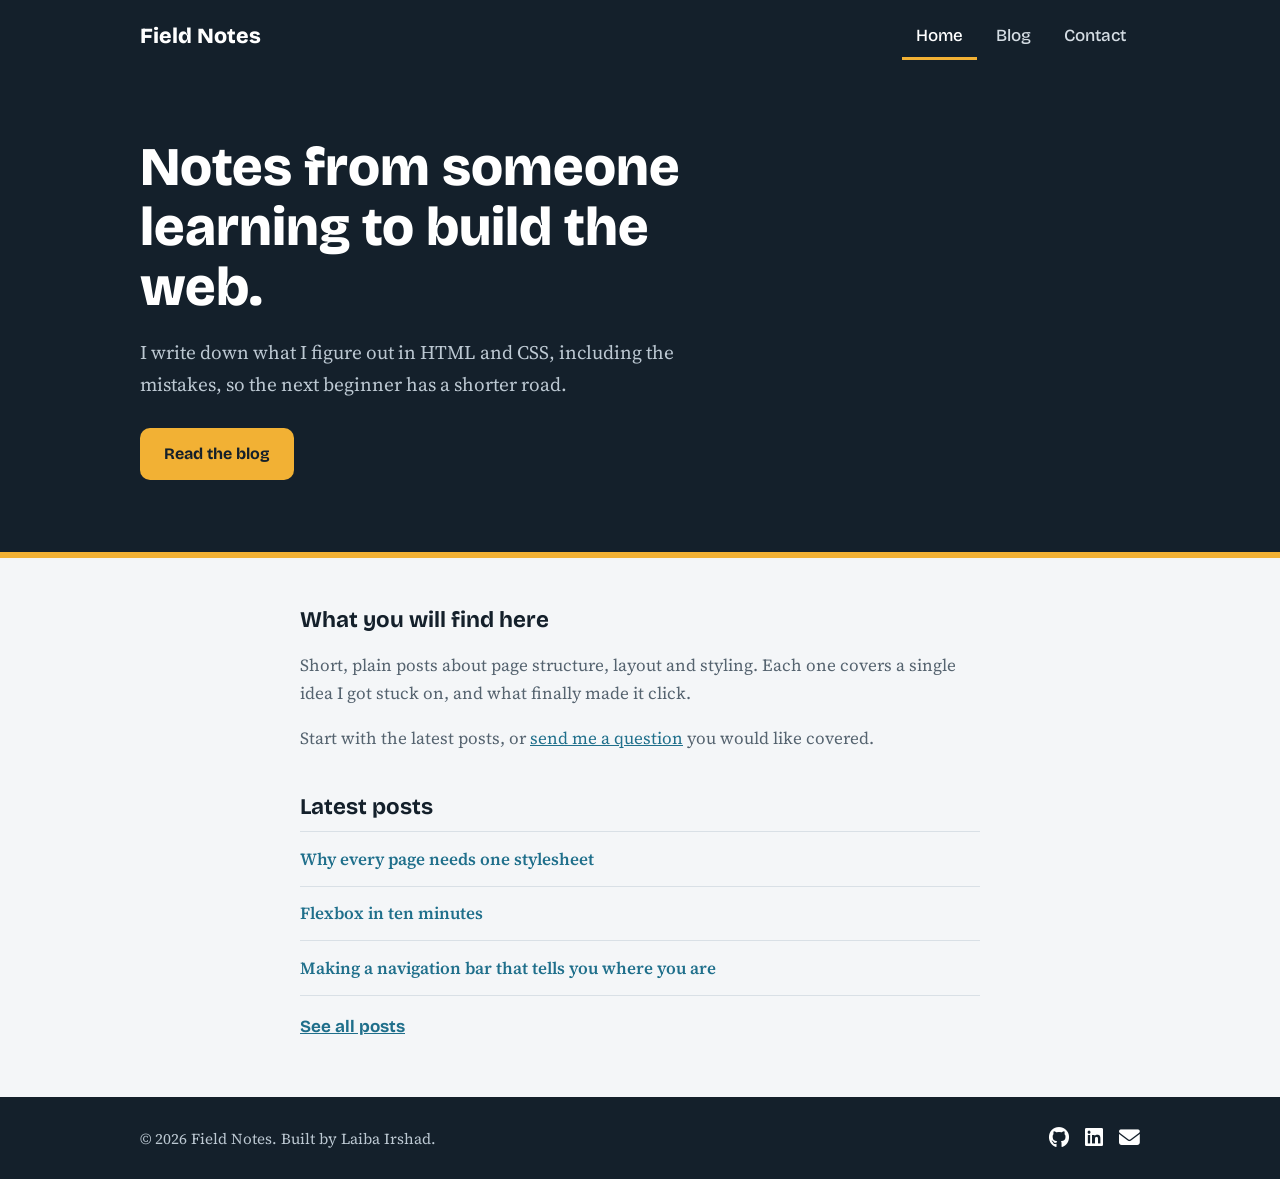
<file: index.html>
<!DOCTYPE html>
<html lang="en">
<head>
  <meta charset="UTF-8">
  <meta name="viewport" content="width=device-width, initial-scale=1">
  <title>Home | Field Notes</title>
  <meta name="description" content="Field Notes: a beginner's blog about learning web development.">
  <link rel="preconnect" href="https://fonts.googleapis.com">
  <link rel="preconnect" href="https://fonts.gstatic.com" crossorigin>
  <link href="https://fonts.googleapis.com/css2?family=Bricolage+Grotesque:wght@500;700;800&family=Source+Serif+4:wght@400;600&display=swap" rel="stylesheet">
  <link rel="stylesheet" href="https://cdnjs.cloudflare.com/ajax/libs/font-awesome/6.5.1/css/all.min.css">
  <link rel="stylesheet" href="css/style.css">
</head>
<body>
  <header class="site-header">
    <div class="container header-inner">
      <a class="logo" href="index.html">Field Notes</a>
      <nav aria-label="Main navigation">
        <ul class="nav-list">
          <li><a href="index.html" class="active" aria-current="page">Home</a></li>
          <li><a href="blog.html">Blog</a></li>
          <li><a href="contact.html">Contact</a></li>
        </ul>
      </nav>
    </div>
  </header>

  <main>
    <section class="hero">
      <div class="container">
        <h1>Notes from someone learning to build the web.</h1>
        <p class="lead">I write down what I figure out in HTML and CSS, including the mistakes, so the next beginner has a shorter road.</p>
        <a class="btn" href="blog.html">Read the blog</a>
      </div>
    </section>

    <section class="container intro">
      <h2>What you will find here</h2>
      <p>Short, plain posts about page structure, layout and styling. Each one covers a single idea I got stuck on, and what finally made it click.</p>
      <p>Start with the latest posts, or <a href="contact.html">send me a question</a> you would like covered.</p>
    </section>

    <section class="container latest">
      <h2>Latest posts</h2>
      <ul class="mini-list">
        <li><a href="blog.html">Why every page needs one stylesheet</a></li>
        <li><a href="blog.html">Flexbox in ten minutes</a></li>
        <li><a href="blog.html">Making a navigation bar that tells you where you are</a></li>
      </ul>
      <a class="text-link" href="blog.html">See all posts</a>
    </section>
  </main>
  <footer class="site-footer">
    <div class="container footer-inner">
      <p>&copy; 2026 Field Notes. Built by Laiba Irshad.</p>
      <ul class="social">
        <li><a href="https://github.com/" aria-label="GitHub"><i class="fa-brands fa-github"></i></a></li>
        <li><a href="https://www.linkedin.com/" aria-label="LinkedIn"><i class="fa-brands fa-linkedin"></i></a></li>
        <li><a href="mailto:you@example.com" aria-label="Email"><i class="fa-solid fa-envelope"></i></a></li>
      </ul>
    </div>
  </footer>
</body>
</html>
</file>
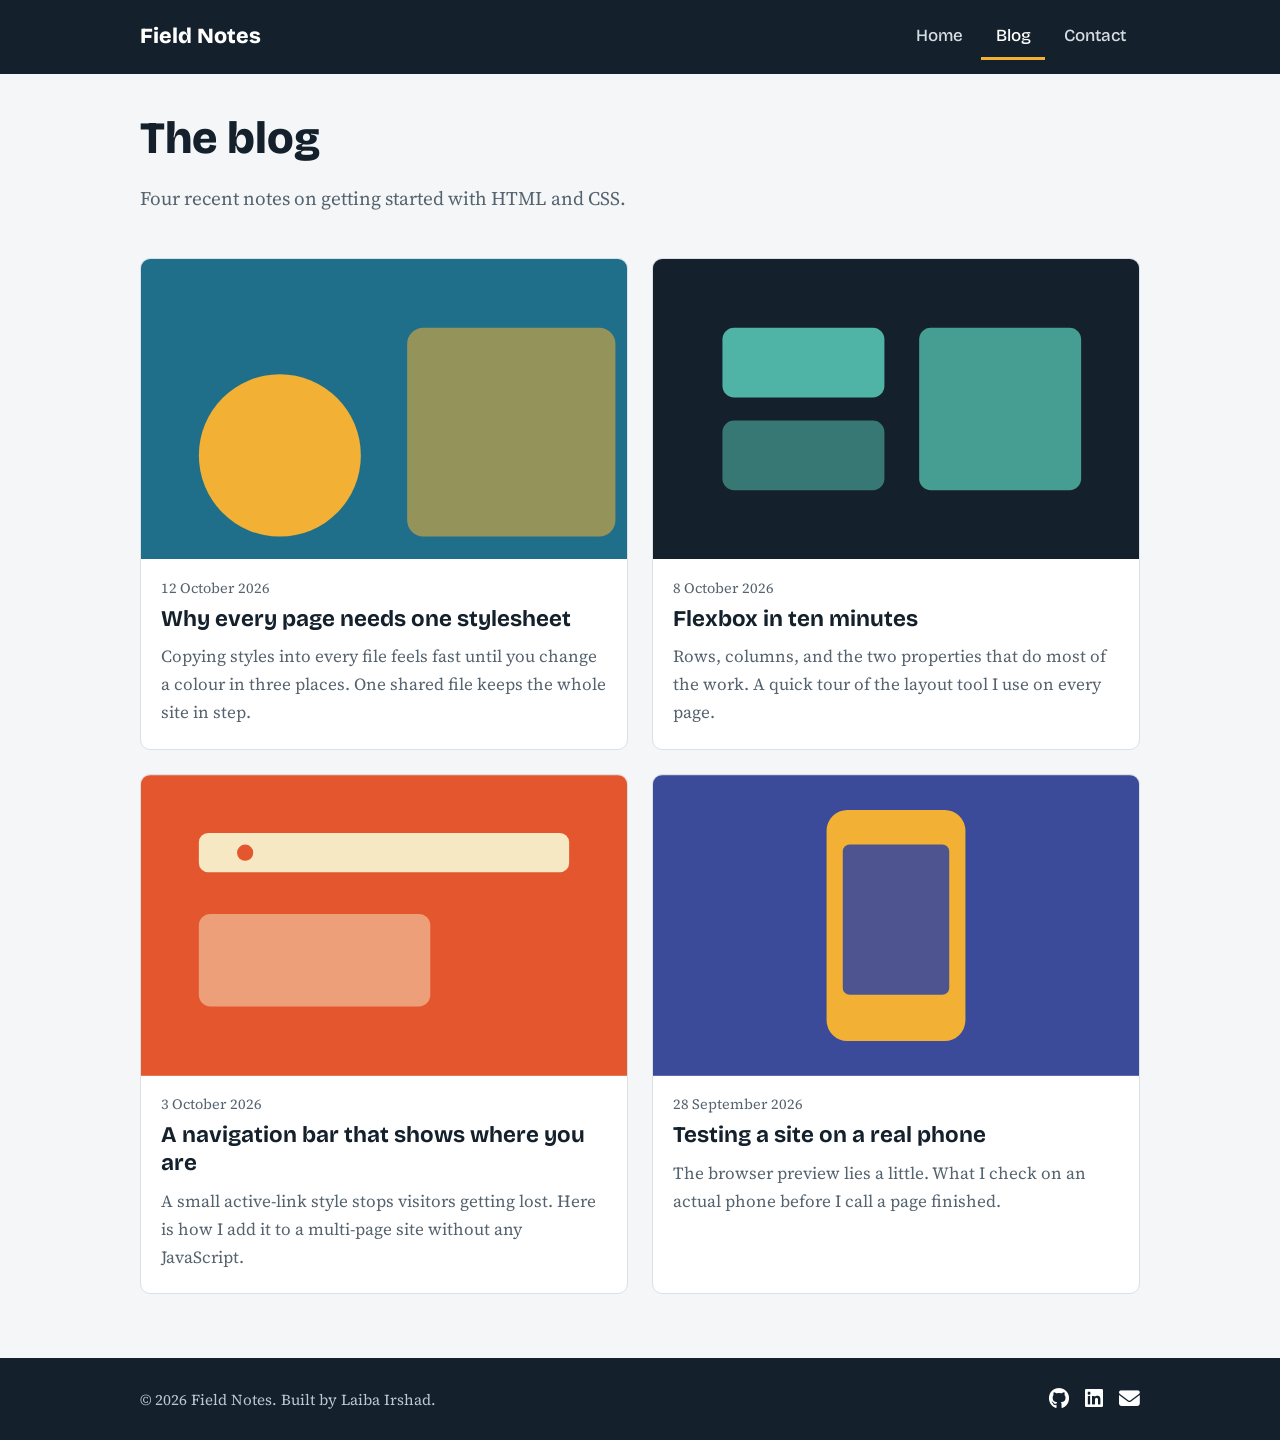
<file: blog.html>
<!DOCTYPE html>
<html lang="en">
<head>
  <meta charset="UTF-8">
  <meta name="viewport" content="width=device-width, initial-scale=1">
  <title>Blog | Field Notes</title>
  <meta name="description" content="Field Notes: a beginner's blog about learning web development.">
  <link rel="preconnect" href="https://fonts.googleapis.com">
  <link rel="preconnect" href="https://fonts.gstatic.com" crossorigin>
  <link href="https://fonts.googleapis.com/css2?family=Bricolage+Grotesque:wght@500;700;800&family=Source+Serif+4:wght@400;600&display=swap" rel="stylesheet">
  <link rel="stylesheet" href="https://cdnjs.cloudflare.com/ajax/libs/font-awesome/6.5.1/css/all.min.css">
  <link rel="stylesheet" href="css/style.css">
</head>
<body>
  <header class="site-header">
    <div class="container header-inner">
      <a class="logo" href="index.html">Field Notes</a>
      <nav aria-label="Main navigation">
        <ul class="nav-list">
          <li><a href="index.html">Home</a></li>
          <li><a href="blog.html" class="active" aria-current="page">Blog</a></li>
          <li><a href="contact.html">Contact</a></li>
        </ul>
      </nav>
    </div>
  </header>

  <main class="container">
    <h1 class="page-title">The blog</h1>
    <p class="lead">Four recent notes on getting started with HTML and CSS.</p>
    <div class="grid">
        <article class="card">
          <img src="images/post-1.svg" alt="Illustration for the post Why every page needs one stylesheet" loading="lazy">
          <div class="card-body">
            <time datetime="12 October 2026">12 October 2026</time>
            <h2>Why every page needs one stylesheet</h2>
            <p>Copying styles into every file feels fast until you change a colour in three places. One shared file keeps the whole site in step.</p>
          </div>
        </article>
        <article class="card">
          <img src="images/post-2.svg" alt="Illustration for the post Flexbox in ten minutes" loading="lazy">
          <div class="card-body">
            <time datetime="8 October 2026">8 October 2026</time>
            <h2>Flexbox in ten minutes</h2>
            <p>Rows, columns, and the two properties that do most of the work. A quick tour of the layout tool I use on every page.</p>
          </div>
        </article>
        <article class="card">
          <img src="images/post-3.svg" alt="Illustration for the post A navigation bar that shows where you are" loading="lazy">
          <div class="card-body">
            <time datetime="3 October 2026">3 October 2026</time>
            <h2>A navigation bar that shows where you are</h2>
            <p>A small active-link style stops visitors getting lost. Here is how I add it to a multi-page site without any JavaScript.</p>
          </div>
        </article>
        <article class="card">
          <img src="images/post-4.svg" alt="Illustration for the post Testing a site on a real phone" loading="lazy">
          <div class="card-body">
            <time datetime="28 September 2026">28 September 2026</time>
            <h2>Testing a site on a real phone</h2>
            <p>The browser preview lies a little. What I check on an actual phone before I call a page finished.</p>
          </div>
        </article>
    </div>
  </main>
  <footer class="site-footer">
    <div class="container footer-inner">
      <p>&copy; 2026 Field Notes. Built by Laiba Irshad.</p>
      <ul class="social">
        <li><a href="https://github.com/" aria-label="GitHub"><i class="fa-brands fa-github"></i></a></li>
        <li><a href="https://www.linkedin.com/" aria-label="LinkedIn"><i class="fa-brands fa-linkedin"></i></a></li>
        <li><a href="mailto:you@example.com" aria-label="Email"><i class="fa-solid fa-envelope"></i></a></li>
      </ul>
    </div>
  </footer>
</body>
</html>
</file>
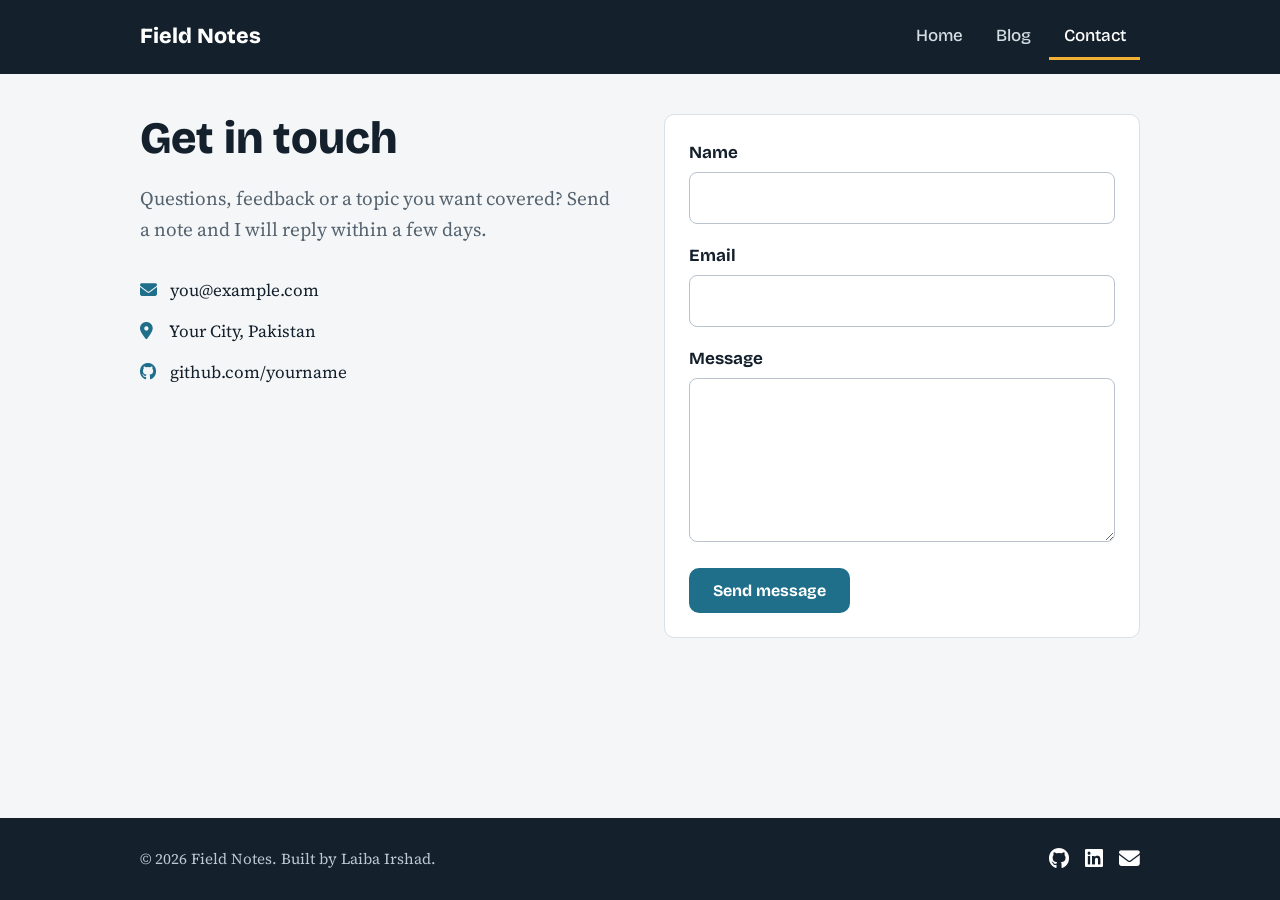
<file: contact.html>
<!DOCTYPE html>
<html lang="en">
<head>
  <meta charset="UTF-8">
  <meta name="viewport" content="width=device-width, initial-scale=1">
  <title>Contact | Field Notes</title>
  <meta name="description" content="Field Notes: a beginner's blog about learning web development.">
  <link rel="preconnect" href="https://fonts.googleapis.com">
  <link rel="preconnect" href="https://fonts.gstatic.com" crossorigin>
  <link href="https://fonts.googleapis.com/css2?family=Bricolage+Grotesque:wght@500;700;800&family=Source+Serif+4:wght@400;600&display=swap" rel="stylesheet">
  <link rel="stylesheet" href="https://cdnjs.cloudflare.com/ajax/libs/font-awesome/6.5.1/css/all.min.css">
  <link rel="stylesheet" href="css/style.css">
</head>
<body>
  <header class="site-header">
    <div class="container header-inner">
      <a class="logo" href="index.html">Field Notes</a>
      <nav aria-label="Main navigation">
        <ul class="nav-list">
          <li><a href="index.html">Home</a></li>
          <li><a href="blog.html">Blog</a></li>
          <li><a href="contact.html" class="active" aria-current="page">Contact</a></li>
        </ul>
      </nav>
    </div>
  </header>

  <main class="container contact">
    <div>
      <h1 class="page-title">Get in touch</h1>
      <p class="lead">Questions, feedback or a topic you want covered? Send a note and I will reply within a few days.</p>
      <ul class="details">
        <li><i class="fa-solid fa-envelope"></i> you@example.com</li>
        <li><i class="fa-solid fa-location-dot"></i> Your City, Pakistan</li>
        <li><i class="fa-brands fa-github"></i> github.com/yourname</li>
      </ul>
    </div>

    <form class="form" action="#" method="post">
      <label for="name">Name</label>
      <input type="text" id="name" name="name" autocomplete="name" required>

      <label for="email">Email</label>
      <input type="email" id="email" name="email" autocomplete="email" required>

      <label for="message">Message</label>
      <textarea id="message" name="message" rows="5" required></textarea>

      <button class="btn" type="submit">Send message</button>
    </form>
  </main>
  <footer class="site-footer">
    <div class="container footer-inner">
      <p>&copy; 2026 Field Notes. Built by Laiba Irshad.</p>
      <ul class="social">
        <li><a href="https://github.com/" aria-label="GitHub"><i class="fa-brands fa-github"></i></a></li>
        <li><a href="https://www.linkedin.com/" aria-label="LinkedIn"><i class="fa-brands fa-linkedin"></i></a></li>
        <li><a href="mailto:you@example.com" aria-label="Email"><i class="fa-solid fa-envelope"></i></a></li>
      </ul>
    </div>
  </footer>
</body>
</html>
</file>
<file: css/style.css>
/* One shared stylesheet for all pages */
:root {
  --bg: #F4F6F8;
  --surface: #FFFFFF;
  --ink: #14202B;
  --muted: #55636F;
  --accent: #1F6F8B;
  --accent-dark: #155670;
  --sun: #F2B134;
  --line: #D9E0E6;
  --radius: 10px;
}
*, *::before, *::after { box-sizing: border-box; }
html { scroll-behavior: smooth; }
body {
  margin: 0;
  min-height: 100vh;
  display: flex;
  flex-direction: column;
  background: var(--bg);
  color: var(--ink);
  font-family: "Source Serif 4", Georgia, serif;
  font-size: 1.0625rem;
  line-height: 1.65;
}
main { flex: 1; }
img { max-width: 100%; display: block; }
a { color: var(--accent); }
a:hover { color: var(--accent-dark); }
a:focus-visible, button:focus-visible, input:focus-visible, textarea:focus-visible {
  outline: 3px solid var(--sun);
  outline-offset: 2px;
}
h1, h2, h3, .logo, .btn, label, .nav-list a, .text-link {
  font-family: "Bricolage Grotesque", Arial, sans-serif;
}
h1 { font-size: clamp(2rem, 6vw, 3.4rem); line-height: 1.1; margin: 0 0 1rem; font-weight: 800; }
h2 { font-size: 1.4rem; line-height: 1.25; margin: 0 0 .6rem; }
.container { width: 100%; max-width: 1040px; margin: 0 auto; padding: 0 1.25rem; }
.lead { font-size: 1.2rem; color: var(--muted); max-width: 60ch; }
.page-title { padding-top: 2.5rem; font-size: clamp(2rem, 5vw, 2.8rem); }

/* Header + navigation */
.site-header { background: var(--ink); }
.header-inner { display: flex; flex-wrap: wrap; align-items: center; justify-content: space-between; gap: .5rem 1rem; padding-top: .9rem; padding-bottom: .9rem; }
.logo { color: #fff; font-size: 1.35rem; font-weight: 800; text-decoration: none; }
.logo:hover { color: var(--sun); }
.nav-list { display: flex; gap: .25rem; list-style: none; margin: 0; padding: 0; }
.nav-list a { display: block; padding: .45rem .9rem; color: #D5DDE4; text-decoration: none; font-weight: 500; border-bottom: 3px solid transparent; }
.nav-list a:hover { color: #fff; }
.nav-list a.active { color: #fff; border-bottom-color: var(--sun); }

/* Buttons */
.btn { display: inline-block; background: var(--accent); color: #fff; border: 0; border-radius: var(--radius); padding: .8rem 1.5rem; font-size: 1rem; font-weight: 700; text-decoration: none; cursor: pointer; }
.btn:hover { background: var(--accent-dark); color: #fff; }

/* Home */
.hero { background: var(--ink); color: #fff; padding: 4rem 0 4.5rem; border-bottom: 6px solid var(--sun); }
.hero h1 { max-width: 18ch; }
.hero .lead { color: #BCC8D2; margin-bottom: 1.75rem; }
.hero .btn { background: var(--sun); color: var(--ink); }
.hero .btn:hover { background: #ffc54f; color: var(--ink); }
.intro { padding-top: 3rem; max-width: 720px; }
.intro p { color: var(--muted); }
.latest { padding-top: 1.5rem; padding-bottom: 3.5rem; max-width: 720px; }
.mini-list { list-style: none; margin: 0 0 1rem; padding: 0; border-top: 1px solid var(--line); }
.mini-list li { border-bottom: 1px solid var(--line); }
.mini-list a { display: block; padding: .8rem 0; text-decoration: none; font-weight: 600; }
.mini-list a:hover { text-decoration: underline; }
.text-link { font-weight: 700; }

/* Blog */
.grid { display: grid; grid-template-columns: repeat(2, 1fr); gap: 1.5rem; padding: 1.5rem 0 4rem; }
.card { background: var(--surface); border: 1px solid var(--line); border-radius: var(--radius); overflow: hidden; display: flex; flex-direction: column; }
.card img { width: 100%; aspect-ratio: 420 / 260; object-fit: cover; }
.card-body { padding: 1.1rem 1.25rem 1.4rem; }
.card time { display: block; color: var(--muted); font-size: .9rem; margin-bottom: .25rem; }
.card p { margin: 0; color: var(--muted); }

/* Contact */
.contact { display: grid; grid-template-columns: 1fr 1fr; gap: 3rem; padding-bottom: 4rem; align-items: start; }
.details { list-style: none; margin: 1.5rem 0 0; padding: 0; }
.details li { padding: .4rem 0; }
.details i { width: 1.6rem; color: var(--accent); }
.form { background: var(--surface); border: 1px solid var(--line); border-radius: var(--radius); padding: 1.5rem; margin-top: 2.5rem; }
.form label { display: block; font-weight: 700; margin: 0 0 .3rem; }
.form input, .form textarea { width: 100%; font: inherit; padding: .7rem .8rem; margin-bottom: 1.1rem; border: 1px solid #B8C3CD; border-radius: 8px; background: #fff; color: var(--ink); }
.form textarea { resize: vertical; }

/* Footer */
.site-footer { background: var(--ink); color: #BCC8D2; padding: 1.5rem 0; }
.footer-inner { display: flex; flex-wrap: wrap; justify-content: space-between; align-items: center; gap: .75rem; }
.footer-inner p { margin: 0; font-size: .95rem; }
.social { display: flex; gap: 1rem; list-style: none; margin: 0; padding: 0; font-size: 1.3rem; }
.social a { color: #fff; }
.social a:hover { color: var(--sun); }

/* Mobile */
@media (max-width: 720px) {
  .grid, .contact { grid-template-columns: 1fr; }
  .contact { gap: 0; }
  .hero { padding: 3rem 0; }
  .form { margin-top: 1.5rem; }
}
@media (max-width: 380px) {
  .nav-list a { padding: .45rem .6rem; }
}
</file>
